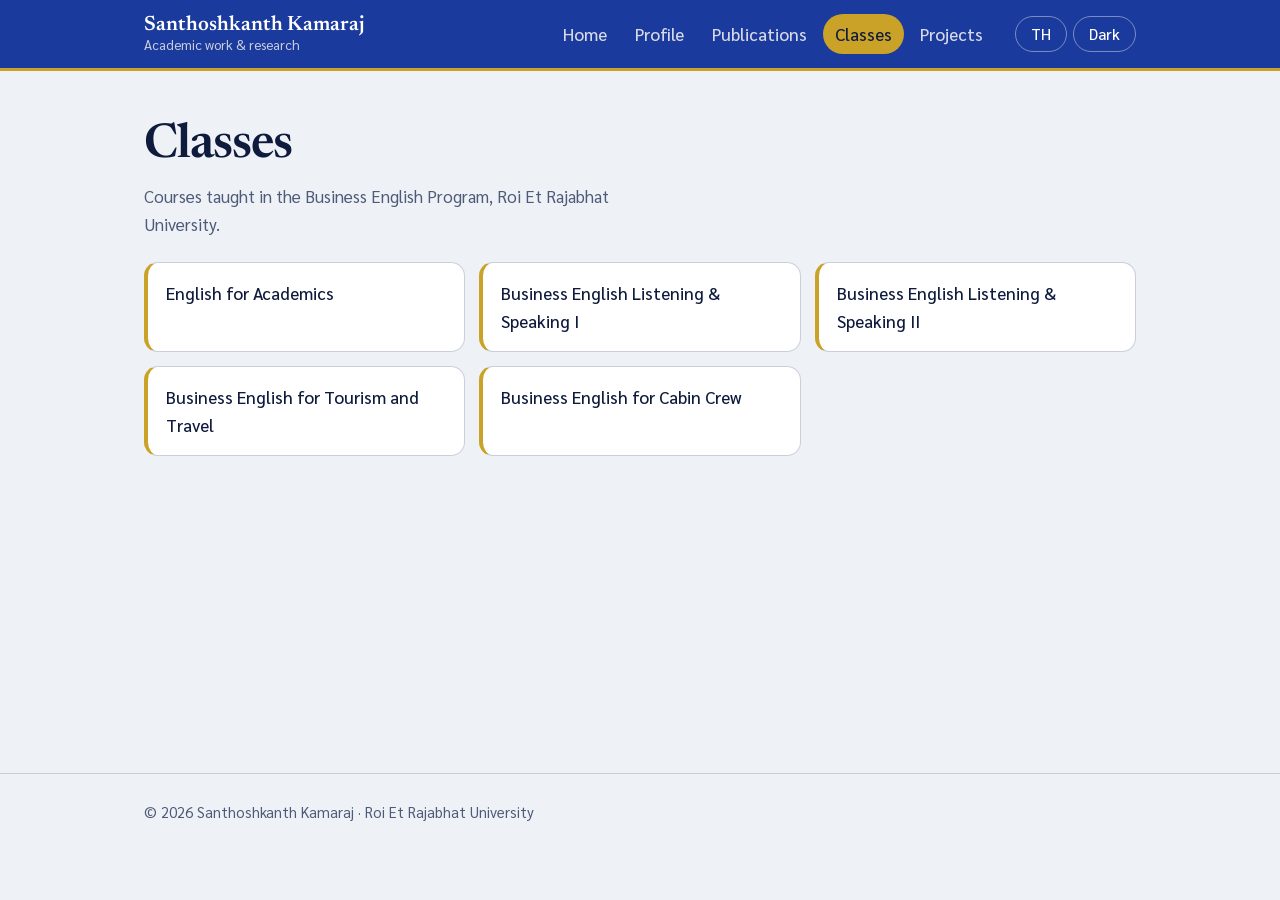
<file: classes.html>
<!DOCTYPE html><html lang="en"><head><meta charset="utf-8"><meta name="viewport" content="width=device-width, initial-scale=1"><title>Classes | Santhoshkanth Kamaraj</title><link rel="preconnect" href="https://fonts.googleapis.com"><link rel="preconnect" href="https://fonts.gstatic.com" crossorigin><link href="https://fonts.googleapis.com/css2?family=Newsreader:ital,opsz,wght@0,6..72,400;0,6..72,600;1,6..72,400&family=Sarabun:wght@400;500;600&display=swap" rel="stylesheet"><link rel="stylesheet" href="style.css"></head><body><main><div class="wrap">
<h1 class="page-h" data-th="รายวิชาที่สอน">Classes</h1>
<p class="intro" data-th="รายวิชาในหลักสูตรภาษาอังกฤษธุรกิจ มหาวิทยาลัยราชภัฏร้อยเอ็ด">Courses taught in the Business English Program, Roi Et Rajabhat University.</p>
<ul class="list"><li>English for Academics</li><li>Business English Listening &amp; Speaking I</li><li>Business English Listening &amp; Speaking II</li><li>Business English for Tourism and Travel</li><li>Business English for Cabin Crew</li></ul>
</div></main><script src="app.js"></script></body></html>
</file>
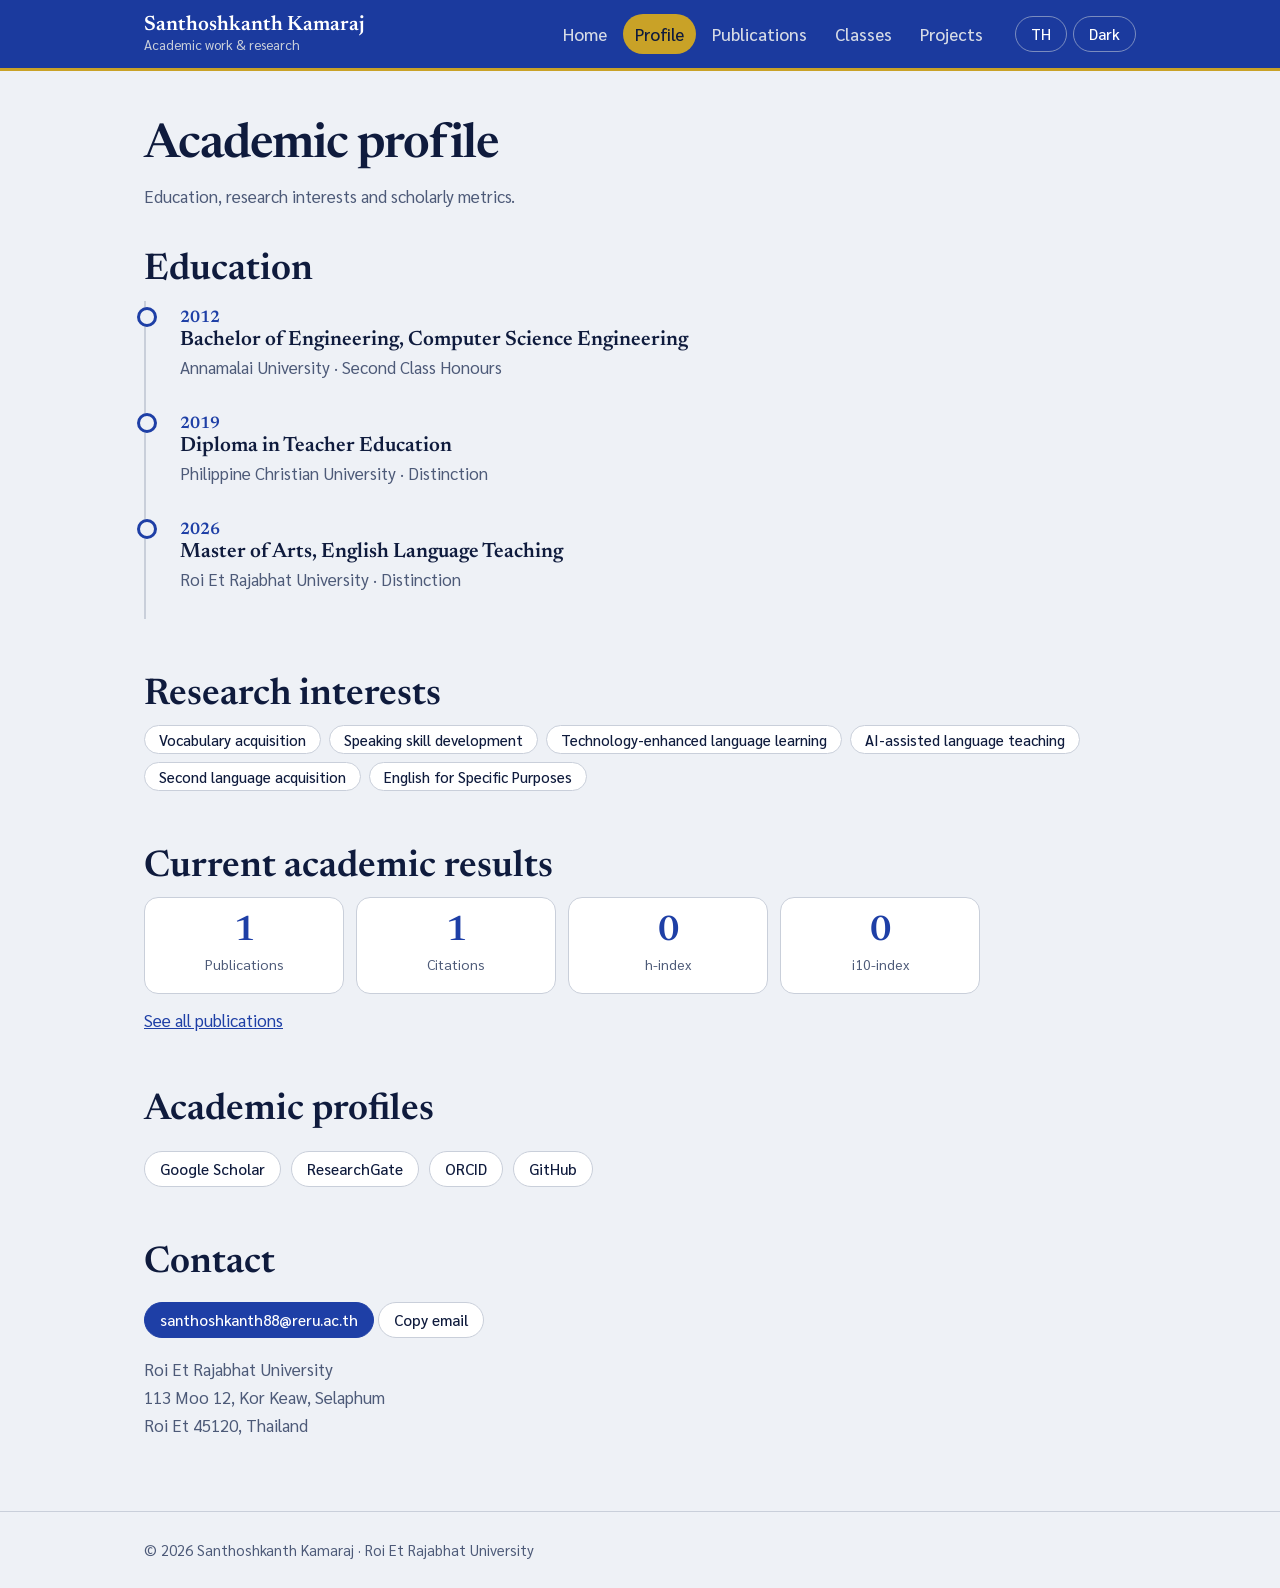
<file: profile.html>
<!DOCTYPE html><html lang="en"><head><meta charset="utf-8"><meta name="viewport" content="width=device-width, initial-scale=1"><title>Profile | Santhoshkanth Kamaraj</title><link rel="preconnect" href="https://fonts.googleapis.com"><link rel="preconnect" href="https://fonts.gstatic.com" crossorigin><link href="https://fonts.googleapis.com/css2?family=Newsreader:ital,opsz,wght@0,6..72,400;0,6..72,600;1,6..72,400&family=Sarabun:wght@400;500;600&display=swap" rel="stylesheet"><link rel="stylesheet" href="style.css"></head><body><main><div class="wrap">
<h1 class="page-h" data-th="ประวัติวิชาการ">Academic profile</h1>
<p class="intro" data-th="การศึกษา ความสนใจด้านการวิจัย และตัวชี้วัดผลงาน">Education, research interests and scholarly metrics.</p>
<h2 id="education" data-th="การศึกษา">Education</h2>
<ol class="tl">
 <li><time>2012</time><h3 data-th="วิศวกรรมศาสตรบัณฑิต สาขาวิศวกรรมคอมพิวเตอร์">Bachelor of Engineering, Computer Science Engineering</h3><div class="muted">Annamalai University · <span data-th="เกียรตินิยมอันดับสอง">Second Class Honours</span></div></li>
 <li><time>2019</time><h3 data-th="ประกาศนียบัตรวิชาชีพครู">Diploma in Teacher Education</h3><div class="muted">Philippine Christian University · <span data-th="ดีเยี่ยม (Distinction)">Distinction</span></div></li>
 <li><time>2026</time><h3 data-th="ศิลปศาสตรมหาบัณฑิต สาขาการสอนภาษาอังกฤษ">Master of Arts, English Language Teaching</h3><div class="muted">Roi Et Rajabhat University · <span data-th="ดีเยี่ยม (Distinction)">Distinction</span></div></li>
</ol>
<h2 data-th="ความสนใจด้านการวิจัย">Research interests</h2>
<ul class="tags"><li class="tag" data-th="การเรียนรู้คำศัพท์">Vocabulary acquisition</li><li class="tag" data-th="การพัฒนาทักษะการพูด">Speaking skill development</li><li class="tag" data-th="การเรียนรู้ภาษาด้วยเทคโนโลยี">Technology-enhanced language learning</li><li class="tag" data-th="การสอนภาษาด้วย AI">AI-assisted language teaching</li><li class="tag" data-th="การเรียนรู้ภาษาที่สอง">Second language acquisition</li><li class="tag" data-th="ภาษาอังกฤษเพื่อวัตถุประสงค์เฉพาะ">English for Specific Purposes</li></ul>
<h2 id="results" data-th="ผลงานวิชาการปัจจุบัน">Current academic results</h2>
<div class="stats"><div class="stat"><b data-n="3">0</b><span data-th="ผลงานตีพิมพ์">Publications</span></div><div class="stat"><b data-n="2">0</b><span data-th="การอ้างอิง">Citations</span></div><div class="stat"><b data-n="1">0</b><span>h-index</span></div><div class="stat"><b data-n="0">0</b><span>i10-index</span></div></div>
<p class="muted" style="margin-top:12px"><a href="publications.html" data-th="ดูผลงานทั้งหมด">See all publications</a></p>
<h2 id="profiles" data-th="โปรไฟล์วิชาการ">Academic profiles</h2>
<div class="profiles"><a class="btn" href="https://scholar.google.com/citations?user=6LiLuIcAAAAJ&hl=en" target="_blank" rel="noopener">Google Scholar</a><a class="btn" href="https://www.researchgate.net/profile/Santhoshkanth-Kamaraj" target="_blank" rel="noopener">ResearchGate</a><a class="btn" href="https://orcid.org/0009-0004-0157-9242" target="_blank" rel="noopener">ORCID</a><a class="btn" href="https://github.com/DarkdevilTH89/Santhoshkanth.io" target="_blank" rel="noopener">GitHub</a></div>
<h2 data-th="ติดต่อ">Contact</h2>
<p><a class="btn primary" href="mailto:santhoshkanth88@reru.ac.th">santhoshkanth88@reru.ac.th</a> <button class="btn" data-mail data-th="คัดลอกอีเมล">Copy email</button></p>
<address>Roi Et Rajabhat University<br>113 Moo 12, Kor Keaw, Selaphum<br>Roi Et 45120, Thailand</address>
</div></main><script src="app.js"></script></body></html>
</file>
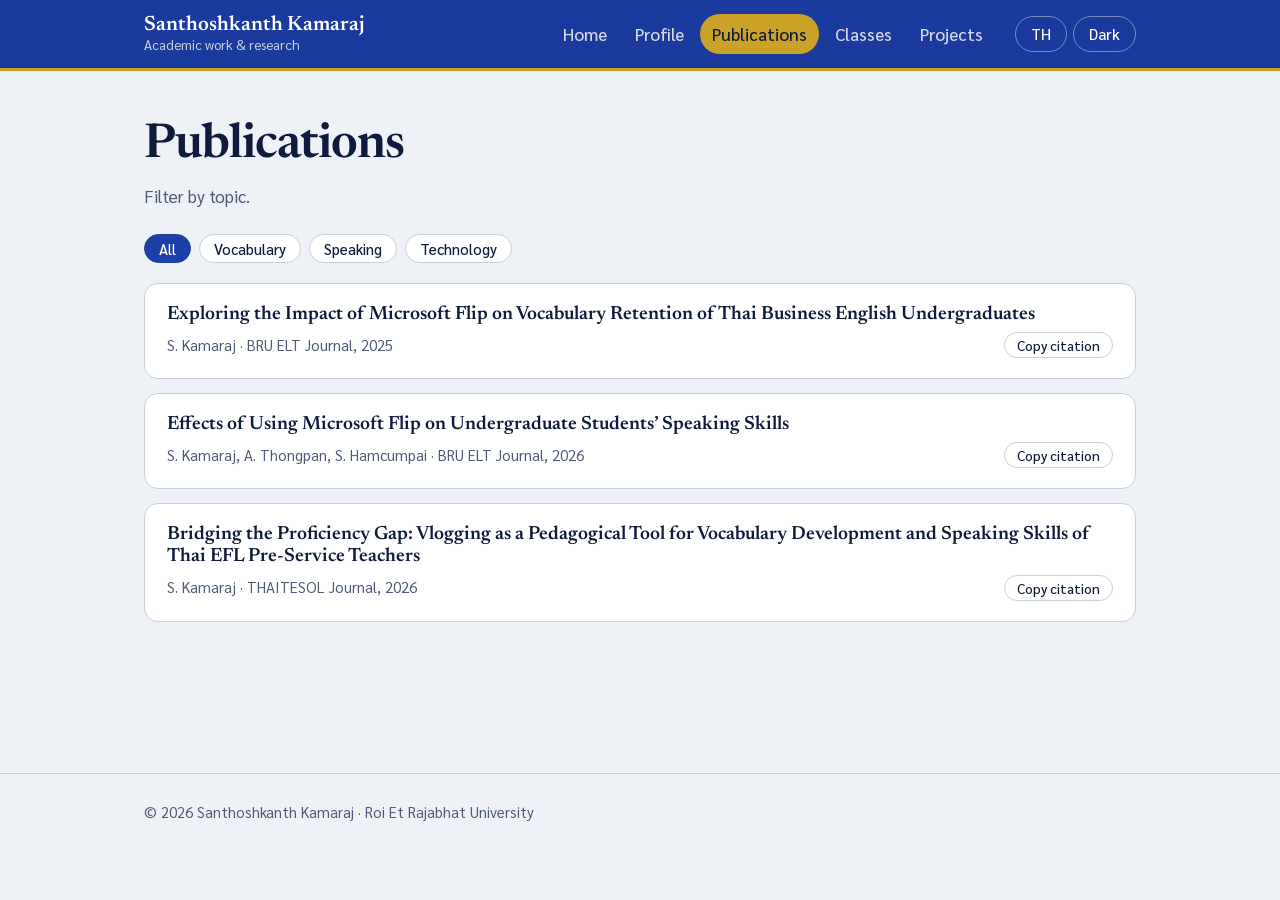
<file: publications.html>
<!DOCTYPE html><html lang="en"><head><meta charset="utf-8"><meta name="viewport" content="width=device-width, initial-scale=1"><title>Publications | Santhoshkanth Kamaraj</title><link rel="preconnect" href="https://fonts.googleapis.com"><link rel="preconnect" href="https://fonts.gstatic.com" crossorigin><link href="https://fonts.googleapis.com/css2?family=Newsreader:ital,opsz,wght@0,6..72,400;0,6..72,600;1,6..72,400&family=Sarabun:wght@400;500;600&display=swap" rel="stylesheet"><link rel="stylesheet" href="style.css"></head><body><main><div class="wrap">
<h1 class="page-h" data-th="ผลงานตีพิมพ์">Publications</h1>
<p class="intro" data-th="เลือกหัวข้อเพื่อกรองผลงาน">Filter by topic.</p>
<div class="tabs" id="pubTabs"><button class="chip on" data-f="all" data-th="ทั้งหมด">All</button><button class="chip" data-f="vocab" data-th="คำศัพท์">Vocabulary</button><button class="chip" data-f="speaking" data-th="การพูด">Speaking</button><button class="chip" data-f="tech" data-th="เทคโนโลยี">Technology</button></div>
<article class="pub" data-tags="vocab tech"><h3><a href="https://so14.tci-thaijo.org/index.php/bru_elt_journal/article/view/1741" target="_blank" rel="noopener">Exploring the Impact of Microsoft Flip on Vocabulary Retention of Thai Business English Undergraduates</a></h3><div class="row"><span>S. Kamaraj · BRU ELT Journal, 2025</span><button class="btn copy" data-cite="Kamaraj, S. (2025). Exploring the Impact of Microsoft Flip on Vocabulary Retention of Thai Business English Undergraduates. BRU ELT Journal." data-th="คัดลอกการอ้างอิง">Copy citation</button></div></article>
<article class="pub" data-tags="speaking tech"><h3><a href="https://doi.org/10.62819/bej.2026.2574" target="_blank" rel="noopener">Effects of Using Microsoft Flip on Undergraduate Students’ Speaking Skills</a></h3><div class="row"><span>S. Kamaraj, A. Thongpan, S. Hamcumpai · BRU ELT Journal, 2026</span><button class="btn copy" data-cite="Kamaraj, S., Thongpan, A., &amp; Hamcumpai, S. (2026). Effects of Using Microsoft Flip on Undergraduate Students’ Speaking Skills. BRU ELT Journal. https://doi.org/10.62819/bej.2026.2574" data-th="คัดลอกการอ้างอิง">Copy citation</button></div></article>
<article class="pub" data-tags="vocab speaking"><h3><a href="https://so05.tci-thaijo.org/index.php/thaitesoljournal/article/view/284585" target="_blank" rel="noopener">Bridging the Proficiency Gap: Vlogging as a Pedagogical Tool for Vocabulary Development and Speaking Skills of Thai EFL Pre-Service Teachers</a></h3><div class="row"><span>S. Kamaraj · THAITESOL Journal, 2026</span><button class="btn copy" data-cite="Kamaraj, S. (2026). Bridging the Proficiency Gap: Vlogging as a Pedagogical Tool for Vocabulary Development and Speaking Skills of Thai EFL Pre-Service Teachers. THAITESOL Journal." data-th="คัดลอกการอ้างอิง">Copy citation</button></div></article>
</div></main><script src="app.js"></script></body></html>
</file>
<file: style.css>
:root{--bg:#EEF1F6;--surface:#fff;--ink:#0F1B3D;--muted:#4D5A78;--line:#C9CFDA;--accent:#1E3FA6;--on:#fff;--gold:#C9A227;--hdr:#1B3A9E;--r:14px;color-scheme:light}
:root[data-theme=dark]{--bg:#080F26;--surface:#0F1A3E;--ink:#E9EDF7;--muted:#A5B0C8;--line:#2A3866;--accent:#7D98FF;--on:#0A1230;--gold:#E3BE4F;--hdr:#0E1B4A}
*{box-sizing:border-box}html{scroll-behavior:smooth}
body{margin:0;background:var(--bg);color:var(--ink);font:400 1.0625rem/1.65 Sarabun,system-ui,sans-serif}
h1,h2,h3{font-family:Newsreader,Georgia,serif;font-weight:600;line-height:1.15;margin:0}
a{color:var(--accent)}img{max-width:100%;display:block}:focus-visible{outline:3px solid var(--gold);outline-offset:2px}
.wrap{max-width:1040px;margin:0 auto;padding:0 24px}main{padding:48px 0 0;min-height:70vh}
.top{background:var(--hdr);border-bottom:3px solid var(--gold);position:sticky;top:0;z-index:10;color:#fff}
.top .wrap{display:flex;align-items:center;gap:20px;min-height:68px;flex-wrap:wrap;padding-top:8px;padding-bottom:8px}
.brand{text-decoration:none;color:#fff;display:flex;flex-direction:column;line-height:1.2;margin-right:auto}
.brand b{font:600 1.3rem Newsreader,serif}.brand span{font-size:.85rem;color:#C9CFDA}
.top nav{display:flex;gap:4px;flex-wrap:wrap}.top nav a{padding:6px 12px;border-radius:99px;color:#D5DAE5;text-decoration:none;font-weight:500}
.top nav a:hover{color:#fff}.top nav a[aria-current]{background:var(--gold);color:#0F1B3D}
.btn,.ctl button{font:500 .95rem Sarabun,sans-serif;border:1px solid var(--line);background:var(--surface);color:var(--ink);padding:7px 15px;border-radius:99px;cursor:pointer;text-decoration:none;display:inline-flex;transition:transform .15s,border-color .2s}
.btn:hover,.ctl button:hover{border-color:var(--accent);transform:translateY(-1px)}.btn.primary{background:var(--accent);color:var(--on);border-color:var(--accent)}
.ctl{display:flex;gap:6px}
.tags{display:flex;gap:8px;flex-wrap:wrap;margin:0 0 20px;padding:0;list-style:none}
.tag,.chip{border:1px solid var(--line);background:var(--surface);padding:4px 14px;border-radius:99px;font:500 .92rem Sarabun,sans-serif;color:var(--ink)}
button.chip{cursor:pointer}button.chip:hover,.chip.on{background:var(--accent);color:var(--on);border-color:var(--accent)}
.hero{display:grid;grid-template-columns:1.3fr .7fr;gap:56px;align-items:center}
h1{font-size:clamp(2.4rem,6vw,3.8rem);letter-spacing:-.02em;margin-bottom:8px}
.sub{font-size:1.2rem;font-weight:500;margin:0 0 18px}.lead{max-width:62ch;margin:0 0 14px}.muted{color:var(--muted)}
.cta{display:flex;gap:10px;flex-wrap:wrap;margin-top:24px}
.photo{aspect-ratio:3/4;border-radius:999px 999px 28px 28px;overflow:hidden;border:6px solid var(--surface);box-shadow:0 0 0 3px var(--gold),0 0 0 6px var(--line),0 24px 50px -24px rgba(0,0,0,.45);background:linear-gradient(160deg,var(--accent),var(--ink));display:grid;place-items:center;color:#fff;font:600 4rem Newsreader,serif}
.photo img{width:100%;height:100%;object-fit:cover}
.rise>*{opacity:0;transform:translateY(16px);animation:rise .7s cubic-bezier(.2,.7,.2,1) forwards}.rise>*:nth-child(2){animation-delay:.12s}.rise>*:nth-child(3){animation-delay:.24s}
@keyframes rise{to{opacity:1;transform:none}}
h2{font-size:clamp(1.7rem,3.5vw,2.3rem);margin:56px 0 8px}.intro{color:var(--muted);margin:0 0 24px;max-width:60ch}
.areas{display:grid;grid-template-columns:repeat(auto-fit,minmax(290px,1fr));gap:16px}
.area{background:var(--surface);border:1px solid var(--line);border-top:4px solid var(--gold);border-radius:var(--r);padding:20px 22px;text-decoration:none;color:var(--ink);transition:transform .2s,box-shadow .2s,border-color .2s}
.area:hover{transform:translateY(-4px);border-top-color:var(--accent);box-shadow:0 18px 32px -22px rgba(0,0,0,.5)}
.area small{color:var(--accent);font-weight:600}.area h3{font-size:1.35rem;margin:2px 0 6px}.area p{margin:0;color:var(--muted);font-size:.97rem}
.page-h{font-size:clamp(2rem,5vw,3rem);margin-bottom:8px}main>.wrap>h2:first-of-type{margin-top:40px}
.tl{list-style:none;margin:0;padding:0 0 0 26px;border-left:2px solid var(--line)}.tl li{position:relative;padding:0 0 26px 8px}
.tl li::before{content:"";position:absolute;left:-35px;top:6px;width:14px;height:14px;border-radius:50%;background:var(--bg);border:3px solid var(--accent)}
.tl time{font:600 1.05rem Newsreader,serif;color:var(--accent)}.tl h3{font-size:1.3rem}
.stats{display:grid;grid-template-columns:repeat(auto-fit,minmax(140px,200px));gap:12px}.stat{background:var(--surface);border:1px solid var(--line);border-radius:var(--r);padding:16px;text-align:center}
.stat b{display:block;font:600 2.2rem Newsreader,serif;color:var(--accent)}.stat span{font-size:.88rem;color:var(--muted)}
.list{display:grid;grid-template-columns:repeat(auto-fit,minmax(260px,1fr));gap:14px;list-style:none;padding:0;margin:0}
.list li{background:var(--surface);border:1px solid var(--line);border-left:4px solid var(--gold);border-radius:var(--r);padding:16px 18px;font-weight:500}
.tabs{display:flex;gap:8px;flex-wrap:wrap;margin-bottom:20px}
.pub{background:var(--surface);border:1px solid var(--line);border-radius:var(--r);padding:20px 22px;margin-bottom:14px}.pub[hidden]{display:none}.pub:hover{border-color:var(--accent)}
.pub h3{font-size:1.2rem}.pub h3 a{color:var(--ink);text-decoration:none}.pub h3 a:hover{color:var(--accent)}
.pub .row{display:flex;gap:10px;flex-wrap:wrap;align-items:center;margin-top:6px;color:var(--muted);font-size:.93rem}.pub .btn{margin-left:auto;padding:3px 12px;font-size:.85rem}
.profiles{display:flex;gap:10px;flex-wrap:wrap;margin-top:18px}
.grid{display:grid;grid-template-columns:repeat(auto-fill,minmax(250px,1fr));gap:18px}
.card{all:unset;box-sizing:border-box;cursor:pointer;background:var(--surface);border:1px solid var(--line);border-radius:var(--r);overflow:hidden;display:flex;flex-direction:column;transition:transform .2s,box-shadow .2s}
.card:hover{transform:translateY(-4px);box-shadow:0 18px 32px -22px rgba(0,0,0,.5)}.card:focus-visible{outline:3px solid var(--gold)}
.thumb{aspect-ratio:16/10;background:linear-gradient(135deg,color-mix(in srgb,var(--accent) 18%,var(--surface)),var(--surface));display:grid;place-items:center;font:italic 1.3rem Newsreader,serif;color:var(--accent);overflow:hidden}
.thumb img{width:100%;height:100%;object-fit:cover;object-position:top}
.card .b{padding:14px 16px 16px}.card h3{font-size:1.15rem}.card p{margin:4px 0 0;font-size:.93rem;color:var(--muted)}.badge{font-size:.82rem;font-weight:600;color:var(--accent)}
.empty{padding:28px;border:2px dashed var(--line);border-radius:var(--r);color:var(--muted);text-align:center;grid-column:1/-1}
.masonry{columns:3 230px;column-gap:14px}.masonry button{all:unset;display:block;margin:0 0 14px;cursor:zoom-in;border-radius:var(--r);overflow:hidden;width:100%;background:var(--line)}
.masonry img{width:100%;transition:transform .5s}.masonry button:hover img{transform:scale(1.05)}.masonry button:focus-visible{outline:3px solid var(--gold)}
dialog{border:0;padding:0;border-radius:18px;width:min(1100px,96vw);height:min(86vh,900px);background:var(--surface);color:var(--ink);overflow:hidden}
dialog[open]{display:flex;flex-direction:column}dialog::backdrop{background:rgba(5,12,20,.72);backdrop-filter:blur(4px)}
.vh{display:flex;gap:8px;align-items:center;padding:12px 16px;border-bottom:1px solid var(--line)}.vh h3{font-size:1.1rem;margin-right:auto;white-space:nowrap;overflow:hidden;text-overflow:ellipsis}
.vb{flex:1;min-height:0;background:var(--bg);display:grid;place-items:center;position:relative}.vb iframe{width:100%;height:100%;border:0;background:#fff}.vb img{max-width:100%;max-height:100%;object-fit:contain}
.nv{position:absolute;top:50%;translate:0 -50%;width:44px;height:44px;border-radius:50%;border:0;background:rgba(0,0,0,.55);color:#fff;font-size:1.4rem;cursor:pointer}.nv.p{left:12px}.nv.n{right:12px}
address{font-style:normal;color:var(--muted)}
footer{margin-top:72px;padding:26px 0;border-top:1px solid var(--line);color:var(--muted);font-size:.92rem}
.toast{position:fixed;bottom:24px;left:50%;translate:-50% 20px;background:var(--ink);color:var(--bg);padding:10px 18px;border-radius:99px;opacity:0;pointer-events:none;transition:.3s;z-index:40}.toast.show{opacity:1;translate:-50% 0}
@media(max-width:780px){.hero{grid-template-columns:1fr;gap:32px}.photo{max-width:260px;order:-1}}
@media(prefers-reduced-motion:reduce){*{animation:none!important;transition:none!important}.rise>*{opacity:1;transform:none}}

h2[id]{scroll-margin-top:90px}

.top .ctl button{background:transparent;color:#fff;border-color:rgba(201,207,218,.55)}.top .ctl button:hover{border-color:var(--gold)}
</file>
